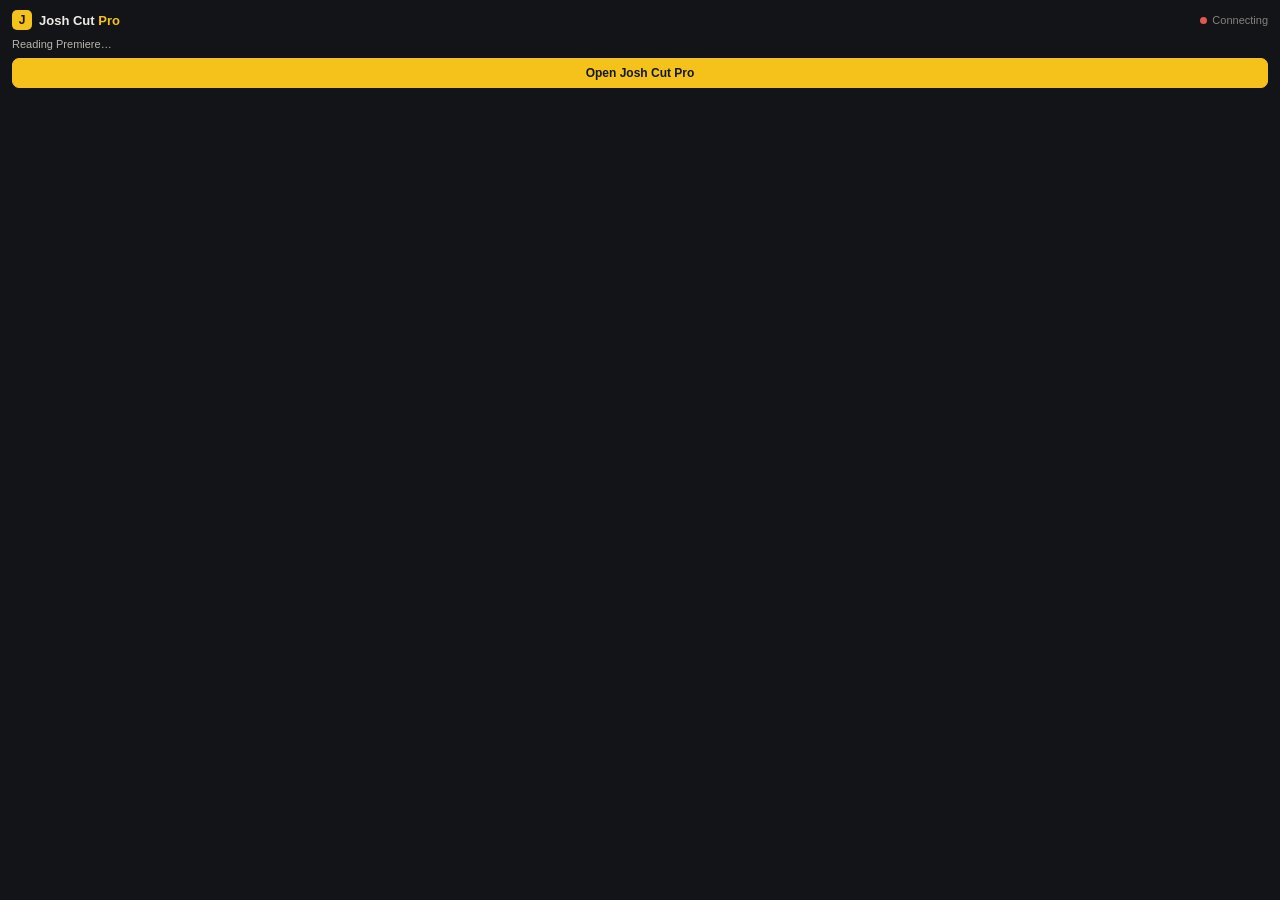
<file: pathways/video-editing/josh-cut-pro/panel/index.html>
<!DOCTYPE html>
<html>
<head>
  <meta charset="utf-8">
  <link rel="stylesheet" href="styles.css">
</head>
<body>
  <div class="wrap">
    <div class="top">
      <span class="logo">J</span>
      <span class="name">Josh Cut <b>Pro</b></span>
      <span class="link" id="link"><span class="dot"></span><span id="linkText">Connecting</span></span>
    </div>
    <div class="seq" id="seq">Reading Premiere&#8230;</div>
    <button class="open" id="open">Open Josh Cut Pro</button>
    <div class="activity" id="activity"></div>
  </div>
  <script src="index.js"></script>
</body>
</html>
</file>
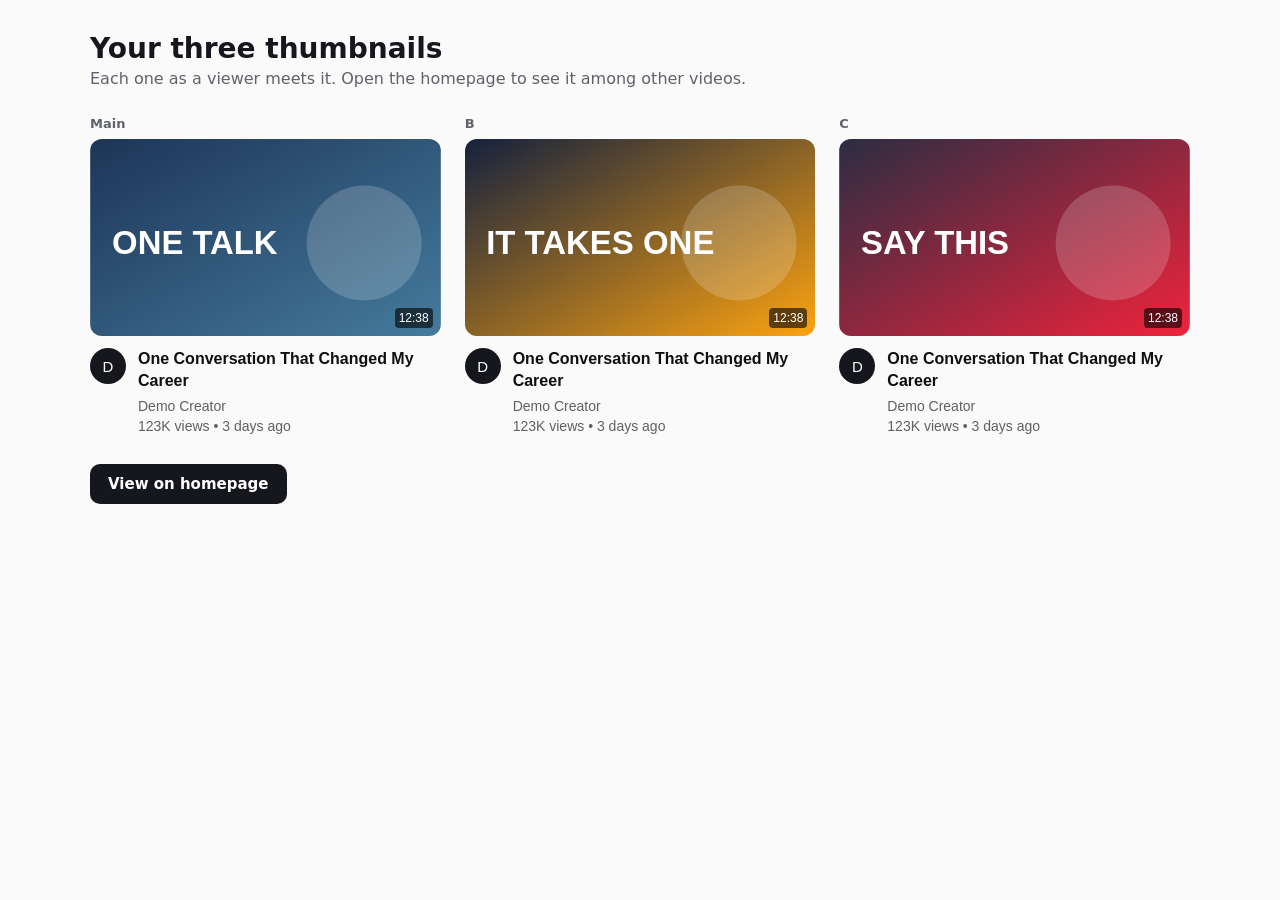
<file: recipes/youtube-homepage-preview/demo.html>
<!doctype html>
<html lang="en">
<head>
<meta charset="utf-8">
<meta name="viewport" content="width=device-width,initial-scale=1">
<title>YouTube homepage preview demo</title>
<link rel="stylesheet" href="src/youtube-preview.css">
<style>
  /* Only the demo page's own frame. The recipe's look is all in src/youtube-preview.css. */
  body{margin:0;background:#fafafa;font-family:system-ui,sans-serif;color:#15171c}
  main{max-width:1100px;margin:0 auto;padding:32px 16px 64px}
  h1{font-size:28px;margin:0 0 4px}
  p.lead{margin:0 0 28px;color:#5f626a}
  .three{display:grid;grid-template-columns:repeat(3,minmax(0,1fr));gap:24px}
  .three b{display:block;margin-bottom:8px;font-size:13px;color:#5f626a}
  .go{margin-top:28px;min-height:40px;padding:0 18px;border:0;border-radius:10px;background:#15171c;color:#fff;font:600 15px system-ui,sans-serif;cursor:pointer}
  @media (max-width:760px){.three{grid-template-columns:1fr}}
</style>
</head>
<body>
<main>
  <h1>Your three thumbnails</h1>
  <p class="lead">Each one as a viewer meets it. Open the homepage to see it among other videos.</p>
  <div class="three" id="three"></div>
  <button class="go" id="go">View on homepage</button>
</main>
<script src="src/youtube-preview.js"></script>
<script>
  // Made-up data. Thumbnails are drawn here as SVG, so the demo has no real creator's images.
  function thumb(text, a, b, ink) {
    const svg = `<svg xmlns="http://www.w3.org/2000/svg" viewBox="0 0 1280 720"><defs><linearGradient id="g" x1="0" y1="0" x2="1" y2="1"><stop offset="0" stop-color="${a}"/><stop offset="1" stop-color="${b}"/></linearGradient></defs>
      <rect width="1280" height="720" fill="url(#g)"/><circle cx="1000" cy="380" r="210" fill="rgba(255,255,255,.18)"/>
      <text x="80" y="420" font-family="Arial Black,Arial,sans-serif" font-size="120" font-weight="900" fill="${ink || '#fff'}">${text}</text></svg>`;
    return 'data:image/svg+xml;charset=utf-8,' + encodeURIComponent(svg);
  }
  const mine = [
    { label: 'A', image: thumb('ONE TALK', '#1d3557', '#457b9d'), title: 'One Conversation That Changed My Career', channel: 'Demo Creator', stats: '123K views • 3 days ago', duration: '12:38' },
    { label: 'B', image: thumb('IT TAKES ONE', '#14213d', '#fca311'), title: 'One Conversation That Changed My Career', channel: 'Demo Creator', stats: '123K views • 3 days ago', duration: '12:38' },
    { label: 'C', image: thumb('SAY THIS', '#2b2d42', '#ef233c'), title: 'One Conversation That Changed My Career', channel: 'Demo Creator', stats: '123K views • 3 days ago', duration: '12:38' },
  ];
  const colours = [['#264653', '#2a9d8f'], ['#3d405b', '#e07a5f'], ['#003049', '#d62828'], ['#5f0f40', '#9a031e'], ['#0b132b', '#5bc0be'], ['#22223b', '#9a8c98'],
                   ['#283618', '#bc6c25'], ['#03045e', '#00b4d8'], ['#370617', '#f48c06'], ['#1b4332', '#95d5b2'], ['#3c096c', '#ff6d00']];
  const words = ['LEAD WITHOUT AUTHORITY', 'THE 1% HABIT', 'STOP DOING THIS', 'ASK FOR MORE', 'BOSS MODE', 'THE QUIET WIN', 'READ THE ROOM', 'NO MORE MEETINGS', 'PITCH IT', 'FIX YOUR DECK', 'SPEAK FIRST'];
  const refs = words.map((w, i) => ({
    image: thumb(w.length > 12 ? w.split(' ').slice(0, 2).join(' ') : w, ...colours[i]),
    title: `Example video ${i + 1}: ${w.toLowerCase().replace(/(^|\s)\S/g, s => s.toUpperCase())}`,
    channel: `Example Channel ${String.fromCharCode(65 + i)}`,
    views: i % 3 === 2 ? null : Math.round(4000 + i * 91000),
    published: i % 4 === 3 ? null : new Date(Date.now() - (i + 2) * 9 * 864e5).toISOString().slice(0, 10),
  }));
  document.getElementById('three').innerHTML = mine.map((c, i) => `<div><b>${['Main', 'B', 'C'][i]}</b>${YouTubePreview.card(Object.assign({ mine: true }, c))}</div>`).join('');
  document.getElementById('go').onclick = () => YouTubePreview.openHomepage({ candidates: mine, references: refs, viewer: 'Demo Creator' });
</script>
</body>
</html>
</file>
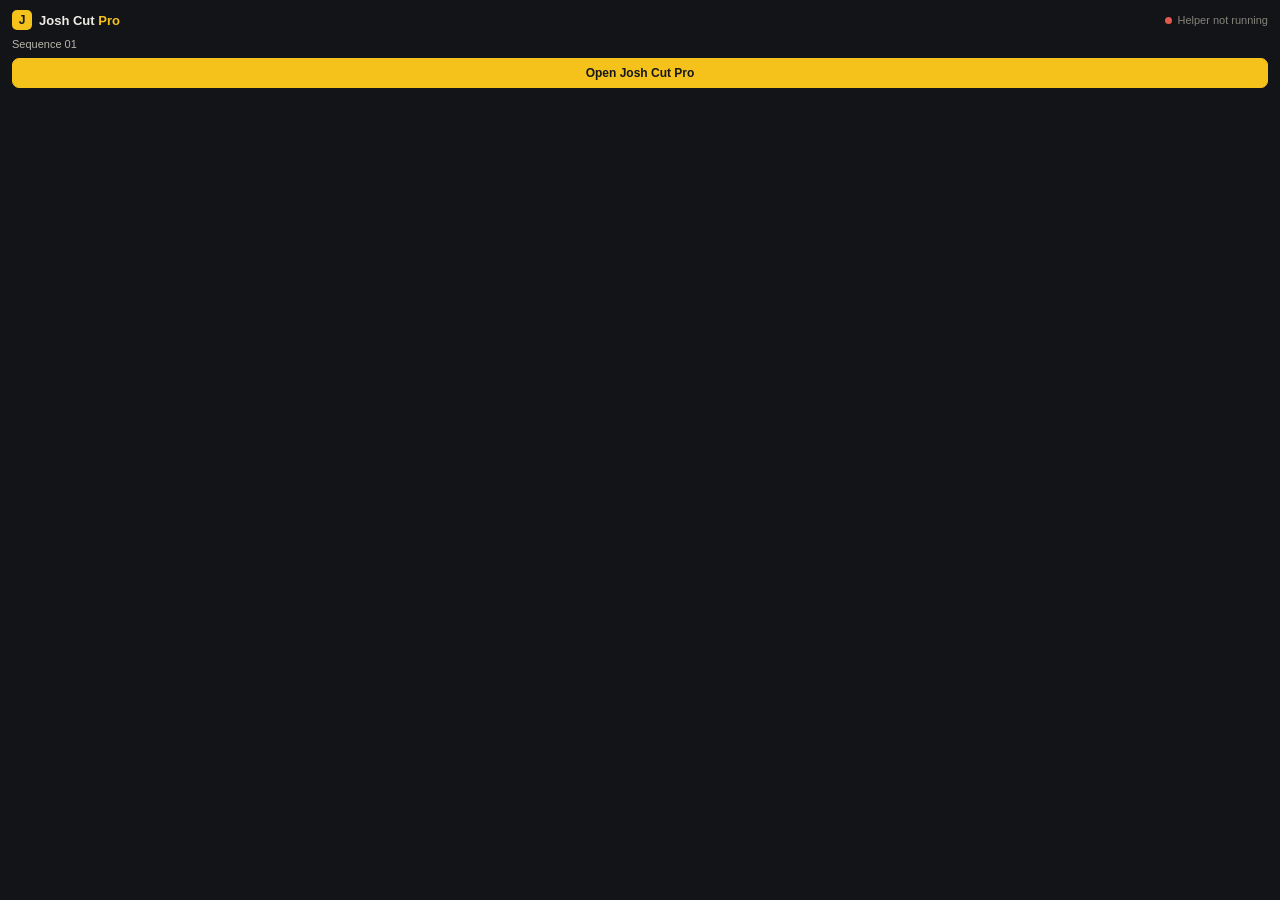
<file: pathways/video-editing/josh-cut-pro/panel/preview.html>
<!DOCTYPE html>
<html>
<head>
  <meta charset="utf-8">
  <link rel="stylesheet" href="styles.css">
</head>
<body>
  <div class="wrap">
    <div class="top">
      <span class="logo">J</span>
      <span class="name">Josh Cut <b>Pro</b></span>
      <span class="link" id="link"><span class="dot"></span><span id="linkText">Connecting</span></span>
    </div>
    <div class="seq" id="seq">Reading Premiere&#8230;</div>
    <button class="open" id="open">Open Josh Cut Pro</button>
    <div class="activity" id="activity"></div>
  </div>
  <script src="../tests/ppro-stub.js"></script><script src="index.js"></script>
</body>
</html>
</file>
<file: pathways/video-editing/josh-cut-pro/panel/styles.css>
html, body { margin: 0; padding: 0; background-color: #131418; color: #eeebe4; font-family: "Segoe UI", sans-serif; font-size: 12px; }
.wrap { padding: 10px 12px; }
.top { display: flex; flex-direction: row; align-items: center; }
.logo { width: 20px; height: 20px; border-radius: 5px; background-color: #f5c21b; color: #15171c; font-weight: 800; font-size: 12px; text-align: center; line-height: 20px; margin-right: 7px; }
.name { flex: 1; font-size: 13px; font-weight: 700; }
.name b { color: #f5c21b; }
.link { display: flex; flex-direction: row; align-items: center; font-size: 11px; color: #85827a; }
.link .dot { width: 7px; height: 7px; border-radius: 4px; background-color: #e2584c; margin-right: 5px; }
.link.on { color: #b9b5ab; }
.link.on .dot { background-color: #43b37a; }
.seq { margin: 8px 0 8px; color: #b9b5ab; font-size: 11px; overflow: hidden; white-space: nowrap; text-overflow: ellipsis; }
.open { width: 100%; padding: 7px 0; border-radius: 7px; border: 1px solid #f5c21b; background-color: #f5c21b; color: #15171c; font-size: 12px; font-weight: 700; }
.activity { margin-top: 6px; font-size: 11px; color: #85827a; min-height: 14px; }
</file>
<file: recipes/youtube-homepage-preview/src/youtube-preview.css>
/* YouTube-style card and homepage preview. A recipe from careeros-patterns.
   The card follows the home-feed card: a rounded 16:9 thumbnail with a duration badge, then the channel avatar beside
   a bold two-line title, the channel name and a views line. The preview uses the light home-feed colours and a
   Roboto/Arial stack so a thumbnail is judged as a viewer meets it. Everything is scoped to .yc and .yh classes. */

/* the card */
.yc{font-family:Roboto,Arial,sans-serif;color:#0f0f0f;min-width:0}
.yc-thumb{position:relative;aspect-ratio:16/9;border-radius:12px;overflow:hidden;background:#e5e5e5}
.yc-thumb img{display:block;width:100%;height:100%;object-fit:cover}
.yc-dur{position:absolute;right:8px;bottom:8px;padding:1px 4px;border-radius:4px;background:rgba(0,0,0,.6);color:#fff;font-size:12px;font-weight:500;line-height:18px}
.yc-meta{display:flex;gap:12px;padding-top:12px}
.yc-av{flex:none;display:grid;place-items:center;width:36px;height:36px;border-radius:50%;background:#e5e5e5;color:#606060;font:500 15px/1 Roboto,Arial,sans-serif;object-fit:cover}
.yc-av.mine{background:#15171c;color:#fff}
.yc-text{min-width:0}
.yc-title{margin:0 0 4px;font-family:inherit;font-size:16px;font-weight:600;line-height:22px;color:#0f0f0f;display:-webkit-box;-webkit-line-clamp:2;-webkit-box-orient:vertical;overflow:hidden;letter-spacing:0}
.yc-line{margin:0;font-size:14px;line-height:20px;color:#606060;white-space:nowrap;overflow:hidden;text-overflow:ellipsis}

/* the homepage preview, full screen */
dialog.yh{position:fixed;inset:0;width:100vw;max-width:none;height:100dvh;max-height:none;margin:0;padding:0;border:0;border-radius:0;background:#fff;color:#0f0f0f;font-family:Roboto,Arial,sans-serif;overflow:auto}
dialog.yh::backdrop{background:#fff}
.yh-top{position:sticky;top:0;z-index:2;display:flex;align-items:center;gap:16px;height:56px;padding:0 16px;background:#fff}
.yh-ico{display:grid;place-items:center;width:40px;height:40px;flex:none}
.yh-ico svg,.yh-side svg{width:24px;height:24px;fill:none;stroke:#0f0f0f;stroke-width:1.6;stroke-linecap:round;stroke-linejoin:round}
.yh-logo{display:flex;align-items:center;gap:6px;font-size:18px;font-weight:500;letter-spacing:-.02em;margin-right:auto}
.yh-logo i{width:28px;height:20px;border-radius:6px;background:#ff0033;position:relative}
.yh-logo i::after{content:"";position:absolute;left:11px;top:6px;border-left:8px solid #fff;border-top:4px solid transparent;border-bottom:4px solid transparent}
.yh-search{display:flex;align-items:center;width:min(560px,40vw);height:40px;border:1px solid #ccc;border-radius:40px;overflow:hidden;margin-right:auto}
.yh-search input{flex:1;height:100%;border:0;padding:0 16px;font:16px Roboto,Arial,sans-serif;background:#fff;box-shadow:none;outline:none}
.yh-search .yh-ico{width:64px;height:100%;background:#f8f8f8;border-left:1px solid #d3d3d3}
.yh-body{display:flex}
.yh-side{position:sticky;top:56px;align-self:flex-start;display:flex;flex-direction:column;width:72px;padding:4px}
.yh-side span{display:flex;flex-direction:column;align-items:center;gap:6px;padding:16px 0 14px;border-radius:10px}
.yh-side span.on{background:#f2f2f2}
.yh-side small{font-size:10px;color:#0f0f0f}
.yh-main{flex:1;min-width:0;padding:0 24px 120px}
.yh-chips{position:sticky;top:56px;z-index:1;display:flex;gap:12px;padding:12px 0;background:#fff;overflow:hidden;white-space:nowrap}
.yh-chips span{padding:0 12px;height:32px;line-height:32px;border-radius:8px;background:rgba(0,0,0,.05);font-size:14px;font-weight:500}
.yh-chips span.on{background:#0f0f0f;color:#fff}
.yh-grid{display:grid;grid-template-columns:repeat(3,minmax(0,1fr));gap:40px 16px;padding-top:12px}

/* the floating controls: which thumbnail, shuffle, close */
.yh-bar{position:fixed;left:50%;bottom:20px;transform:translateX(-50%);z-index:3;display:flex;align-items:center;gap:8px;padding:6px;border-radius:999px;background:#15171c;box-shadow:0 2px 6px rgba(0,0,0,.2),0 12px 32px rgba(0,0,0,.25);font-family:system-ui,sans-serif}
.yh-bar button{min-height:34px;padding:0 14px;border:0;border-radius:999px;background:transparent;color:#fff;font:600 14px system-ui,sans-serif;cursor:pointer}
.yh-bar button:hover{background:rgba(255,255,255,.12)}
.yh-bar button:focus-visible{outline:2px solid #f5c21b;outline-offset:1px}
.yh-pick{display:flex;gap:2px;padding-right:6px;margin-right:2px;border-right:1px solid rgba(255,255,255,.2)}
.yh-pick button.on{background:#fff;color:#15171c}

@media (max-width:1100px){.yh-grid{grid-template-columns:repeat(2,minmax(0,1fr))}}
@media (max-width:760px){.yh-side,.yh-search{display:none}.yh-main{padding:0 0 110px}.yh-chips{padding:12px}
  .yh-grid{grid-template-columns:1fr;gap:24px}.yh-card .yc-thumb{border-radius:0}.yh-card .yc-meta{padding:12px 12px 0}}
</file>
